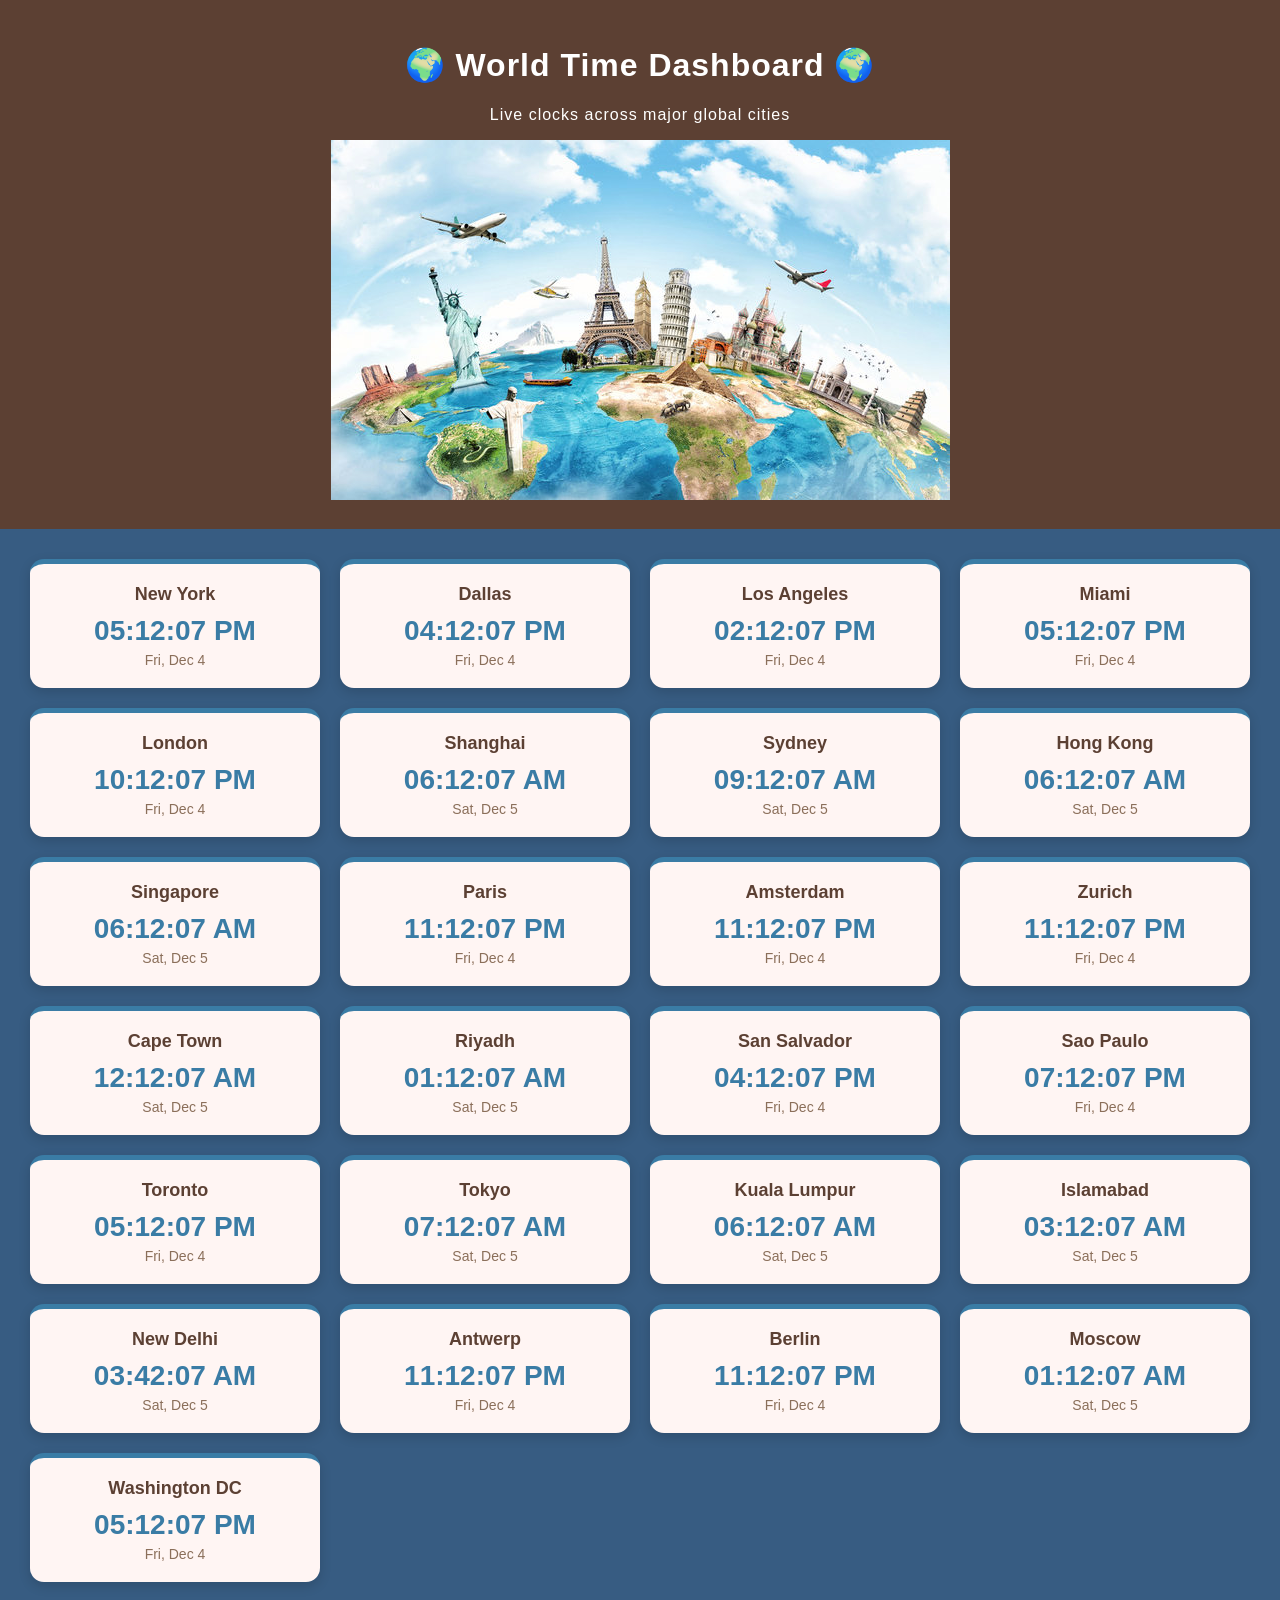
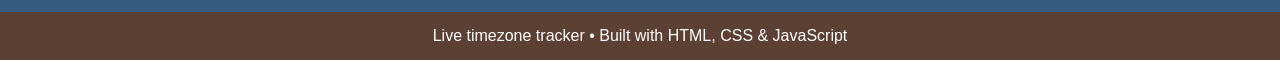
<file: index.html>
<!DOCTYPE html>
<html lang="en">
<head>
<meta charset="UTF-8">
<meta name="viewport" content="width=device-width, initial-scale=1.0">
<title>World Clocks</title>

<style>
:root {
    --beige: #375c82;
    --brown: #5c4033;
    --light-brown: #8b6f5a;
    --blue: #3a7ca5;
    --card-bg: #fff5f3;
}

body {
    margin: 0;
    font-family: Arial, Helvetica, sans-serif;
    background: var(--beige);
    color: var(--brown);
}

header {
    text-align: center;
    padding: 25px;
    background: var(--brown);
    color: white;
    letter-spacing: 1px;
}

.container {
    display: grid;
    grid-template-columns: repeat(auto-fit, minmax(240px, 1fr));
    gap: 20px;
    padding: 30px;
}

.clock-card {
    background: var(--card-bg);
    border-radius: 14px;
    padding: 20px;
    text-align: center;
    box-shadow: 0 4px 12px rgba(0,0,0,0.15);
    transition: transform 0.2s ease;
    border-top: 5px solid var(--blue);
}

.clock-card:hover {
    transform: translateY(-5px);
}

.city {
    font-size: 18px;
    font-weight: bold;
}

.time {
    font-size: 28px;
    margin-top: 10px;
    color: var(--blue);
    font-weight: bold;
}

.date {
    font-size: 14px;
    margin-top: 5px;
    color: var(--light-brown);
}

footer {
    text-align: center;
    padding: 15px;
    background: var(--brown);
    color: white;
}
</style>
</head>

<body>

<header>
    <h1>🌍 World Time Dashboard 🌍</h1>
    <p>Live clocks across major global cities</p>
    <img src="2Image.jpeg" alt="image">
</header>

<div class="container" id="clocks"></div>

<footer>
    Live timezone tracker • Built with HTML, CSS & JavaScript
</footer>

<script>
const cities = [
{ name:"New York", zone:"America/New_York" },
{ name:"Dallas", zone:"America/Chicago" },
{ name:"Los Angeles", zone:"America/Los_Angeles" },
{ name:"Miami", zone:"America/New_York" },
{ name:"London", zone:"Europe/London" },
{ name:"Shanghai", zone:"Asia/Shanghai" },
{ name:"Sydney", zone:"Australia/Sydney" },
{ name:"Hong Kong", zone:"Asia/Hong_Kong" },
{ name:"Singapore", zone:"Asia/Singapore" },
{ name:"Paris", zone:"Europe/Paris" },
{ name:"Amsterdam", zone:"Europe/Amsterdam" },
{ name:"Zurich", zone:"Europe/Zurich" },
{ name:"Cape Town", zone:"Africa/Johannesburg" },
{ name:"Riyadh", zone:"Asia/Riyadh" },
{ name:"San Salvador", zone:"America/El_Salvador" },
{ name:"Sao Paulo", zone:"America/Sao_Paulo" },
{ name:"Toronto", zone:"America/Toronto" },
{ name:"Tokyo", zone:"Asia/Tokyo" },
{ name:"Kuala Lumpur", zone:"Asia/Kuala_Lumpur" },
{ name:"Islamabad", zone:"Asia/Karachi" },
{ name:"New Delhi", zone:"Asia/Kolkata" },
{ name:"Antwerp", zone:"Europe/Brussels" },
{ name:"Berlin", zone:"Europe/Berlin" },
{ name:"Moscow", zone:"Europe/Moscow" },
{ name:"Washington DC", zone:"America/New_York" },
];

const container = document.getElementById("clocks");

cities.forEach(city => {
    const card = document.createElement("div");
    card.className = "clock-card";

    card.innerHTML = `
        <div class="city">${city.name}</div>
        <div class="time" id="time-${city.name}">--:--:--</div>
        <div class="date" id="date-${city.name}"></div>
    `;

    container.appendChild(card);
});

function updateClocks() {
    cities.forEach(city => {
        const now = new Date();

        const timeFormatter = new Intl.DateTimeFormat("en-US", {
            timeZone: city.zone,
            hour: "2-digit",
            minute: "2-digit",
            second: "2-digit",
            hour12: true
        });

        const dateFormatter = new Intl.DateTimeFormat("en-US", {
            timeZone: city.zone,
            weekday: "short",
            month: "short",
            day: "numeric"
        });

        document.getElementById(`time-${city.name}`).textContent =
            timeFormatter.format(now);

        document.getElementById(`date-${city.name}`).textContent =
            dateFormatter.format(now);
    });
}

setInterval(updateClocks, 1000);
updateClocks();
</script>

</body>
</html>
</file>
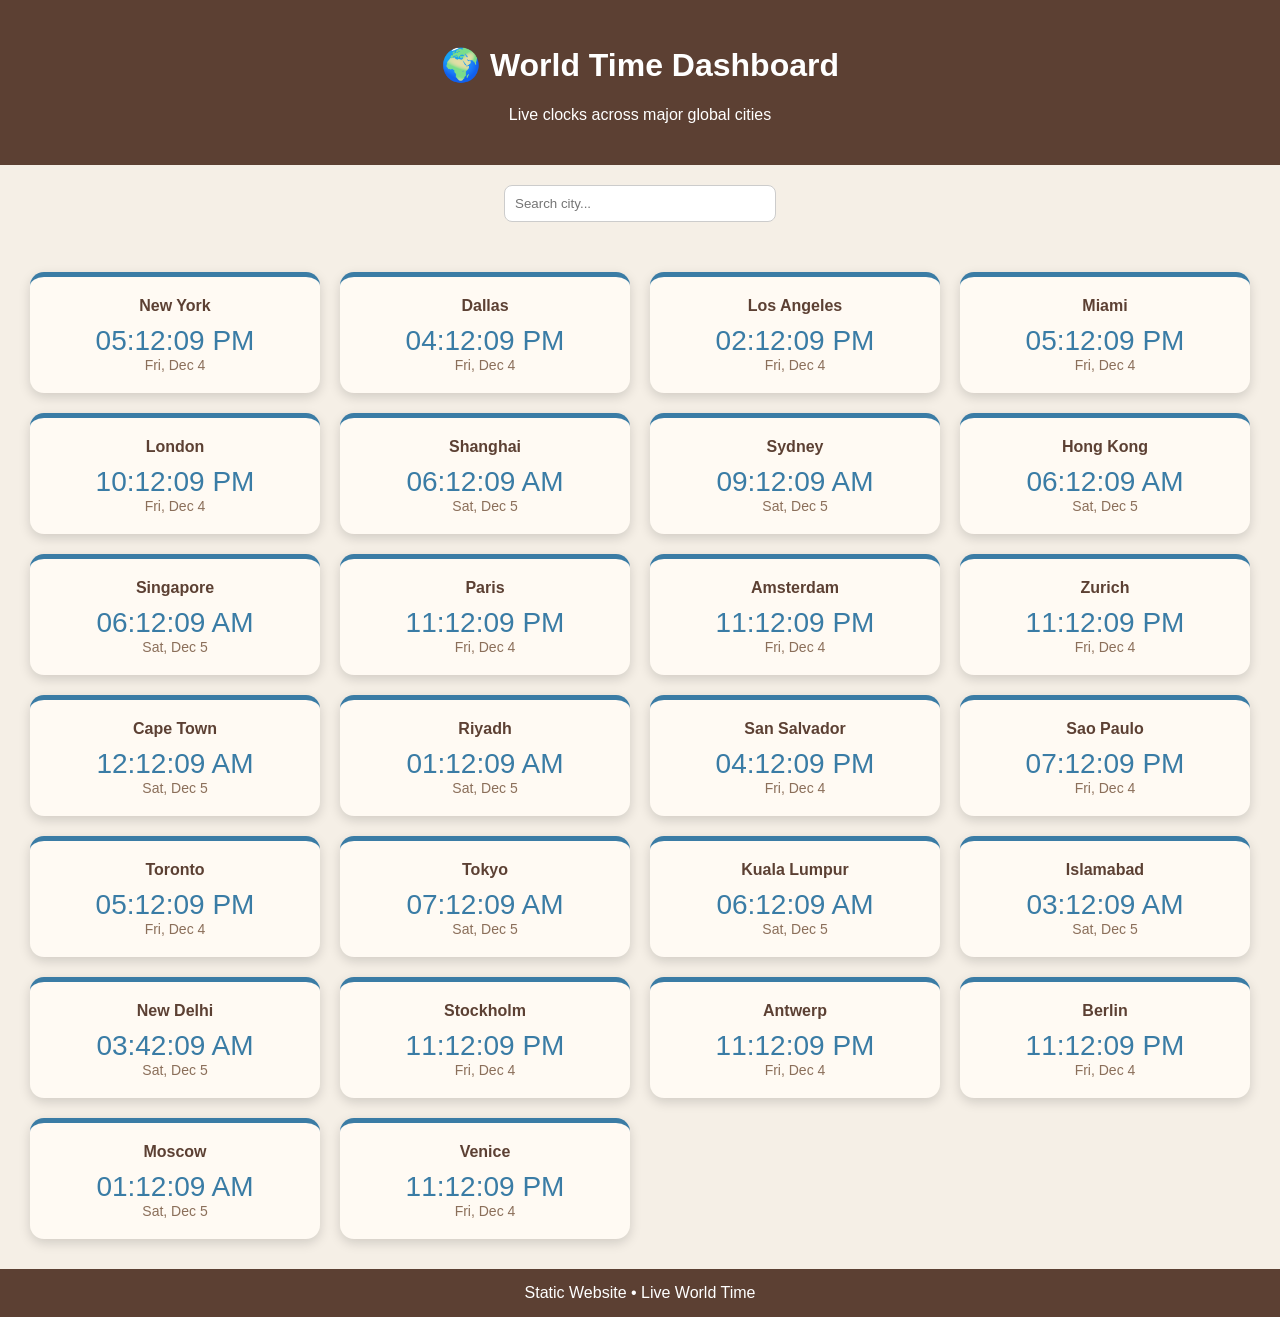
<file: world-clocks-static 2/index.html>
<!DOCTYPE html>
<html lang="en">
<head>
<meta charset="UTF-8">
<meta name="viewport" content="width=device-width, initial-scale=1.0">
<title>World Time Dashboard</title>
<link rel="stylesheet" href="styles.css">
</head>
<body>

<header>
    <h1>🌍 World Time Dashboard</h1>
    <p>Live clocks across major global cities</p>
</header>

<input id="search" placeholder="Search city...">

<div class="container" id="clocks"></div>

<footer>
    Static Website • Live World Time
</footer>

<script src="script.js"></script>
</body>
</html>
</file>
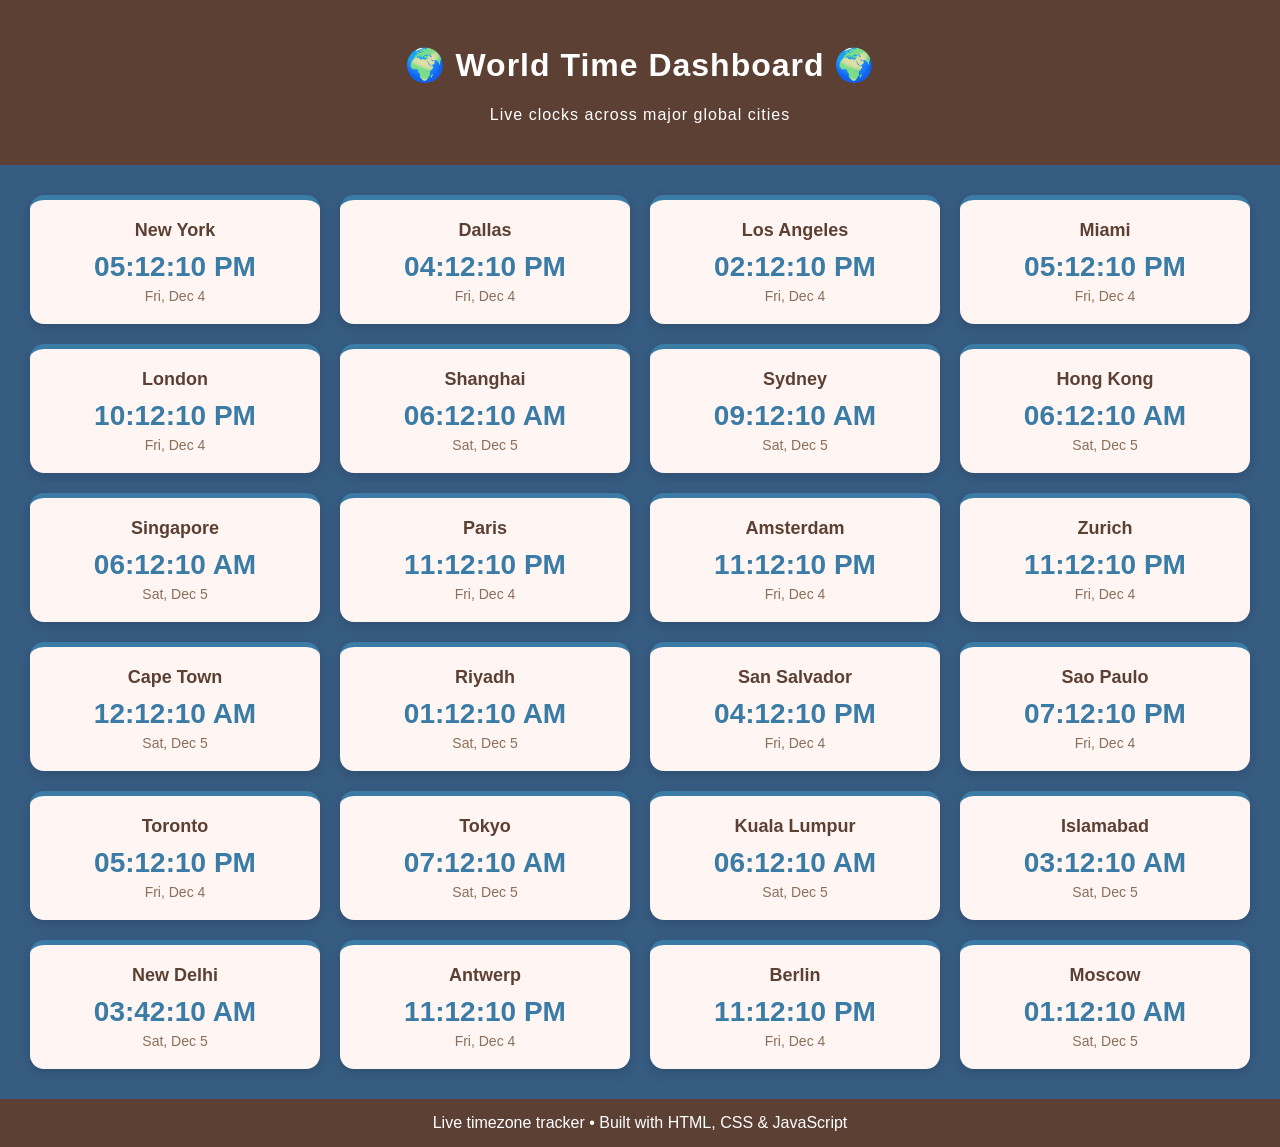
<file: NEWworld_clocks.html>
<!DOCTYPE html>
<html lang="en">
<head>
<meta charset="UTF-8">
<meta name="viewport" content="width=device-width, initial-scale=1.0">
<title>World Clocks</title>

<style>
:root {
    --beige: #375c82;
    --brown: #5c4033;
    --light-brown: #8b6f5a;
    --blue: #3a7ca5;
    --card-bg: #fff5f3;
}

body {
    margin: 0;
    font-family: Arial, Helvetica, sans-serif;
    background: var(--beige);
    color: var(--brown);
}

header {
    text-align: center;
    padding: 25px;
    background: var(--brown);
    color: white;
    letter-spacing: 1px;
}

.container {
    display: grid;
    grid-template-columns: repeat(auto-fit, minmax(240px, 1fr));
    gap: 20px;
    padding: 30px;
}

.clock-card {
    background: var(--card-bg);
    border-radius: 14px;
    padding: 20px;
    text-align: center;
    box-shadow: 0 4px 12px rgba(0,0,0,0.15);
    transition: transform 0.2s ease;
    border-top: 5px solid var(--blue);
}

.clock-card:hover {
    transform: translateY(-5px);
}

.city {
    font-size: 18px;
    font-weight: bold;
}

.time {
    font-size: 28px;
    margin-top: 10px;
    color: var(--blue);
    font-weight: bold;
}

.date {
    font-size: 14px;
    margin-top: 5px;
    color: var(--light-brown);
}

footer {
    text-align: center;
    padding: 15px;
    background: var(--brown);
    color: white;
}
</style>
</head>

<body>

<header>
    <h1>🌍 World Time Dashboard 🌍</h1>
    <p>Live clocks across major global cities</p>
</header>

<div class="container" id="clocks"></div>

<footer>
    Live timezone tracker • Built with HTML, CSS & JavaScript
</footer>

<script>
const cities = [
{ name:"New York", zone:"America/New_York" },
{ name:"Dallas", zone:"America/Chicago" },
{ name:"Los Angeles", zone:"America/Los_Angeles" },
{ name:"Miami", zone:"America/New_York" },
{ name:"London", zone:"Europe/London" },
{ name:"Shanghai", zone:"Asia/Shanghai" },
{ name:"Sydney", zone:"Australia/Sydney" },
{ name:"Hong Kong", zone:"Asia/Hong_Kong" },
{ name:"Singapore", zone:"Asia/Singapore" },
{ name:"Paris", zone:"Europe/Paris" },
{ name:"Amsterdam", zone:"Europe/Amsterdam" },
{ name:"Zurich", zone:"Europe/Zurich" },
{ name:"Cape Town", zone:"Africa/Johannesburg" },
{ name:"Riyadh", zone:"Asia/Riyadh" },
{ name:"San Salvador", zone:"America/El_Salvador" },
{ name:"Sao Paulo", zone:"America/Sao_Paulo" },
{ name:"Toronto", zone:"America/Toronto" },
{ name:"Tokyo", zone:"Asia/Tokyo" },
{ name:"Kuala Lumpur", zone:"Asia/Kuala_Lumpur" },
{ name:"Islamabad", zone:"Asia/Karachi" },
{ name:"New Delhi", zone:"Asia/Kolkata" },
{ name:"Antwerp", zone:"Europe/Brussels" },
{ name:"Berlin", zone:"Europe/Berlin" },
{ name:"Moscow", zone:"Europe/Moscow" },
];

const container = document.getElementById("clocks");

cities.forEach(city => {
    const card = document.createElement("div");
    card.className = "clock-card";

    card.innerHTML = `
        <div class="city">${city.name}</div>
        <div class="time" id="time-${city.name}">--:--:--</div>
        <div class="date" id="date-${city.name}"></div>
    `;

    container.appendChild(card);
});

function updateClocks() {
    cities.forEach(city => {
        const now = new Date();

        const timeFormatter = new Intl.DateTimeFormat("en-US", {
            timeZone: city.zone,
            hour: "2-digit",
            minute: "2-digit",
            second: "2-digit",
            hour12: true
        });

        const dateFormatter = new Intl.DateTimeFormat("en-US", {
            timeZone: city.zone,
            weekday: "short",
            month: "short",
            day: "numeric"
        });

        document.getElementById(`time-${city.name}`).textContent =
            timeFormatter.format(now);

        document.getElementById(`date-${city.name}`).textContent =
            dateFormatter.format(now);
    });
}

setInterval(updateClocks, 1000);
updateClocks();
</script>

</body>
</html>
</file>
<file: world-clocks-static 2/styles.css>
:root {
    --beige:#f5efe6;
    --brown:#5c4033;
    --light-brown:#8b6f5a;
    --blue:#3a7ca5;
    --card-bg:#fffaf3;
}

body{
    margin:0;
    font-family:Arial, Helvetica, sans-serif;
    background:var(--beige);
    color:var(--brown);
}

header{
    text-align:center;
    padding:25px;
    background:var(--brown);
    color:white;
}

#search{
    display:block;
    margin:20px auto;
    padding:10px;
    width:250px;
    border-radius:8px;
    border:1px solid #ccc;
}

.container{
    display:grid;
    grid-template-columns:repeat(auto-fit,minmax(240px,1fr));
    gap:20px;
    padding:30px;
}

.clock-card{
    background:var(--card-bg);
    border-radius:14px;
    padding:20px;
    text-align:center;
    box-shadow:0 4px 12px rgba(0,0,0,.15);
    border-top:5px solid var(--blue);
}

.city{
    font-weight:bold;
}

.time{
    font-size:28px;
    color:var(--blue);
    margin-top:10px;
}

.date{
    font-size:14px;
    color:var(--light-brown);
}

footer{
    text-align:center;
    padding:15px;
    background:var(--brown);
    color:white;
}
</file>
